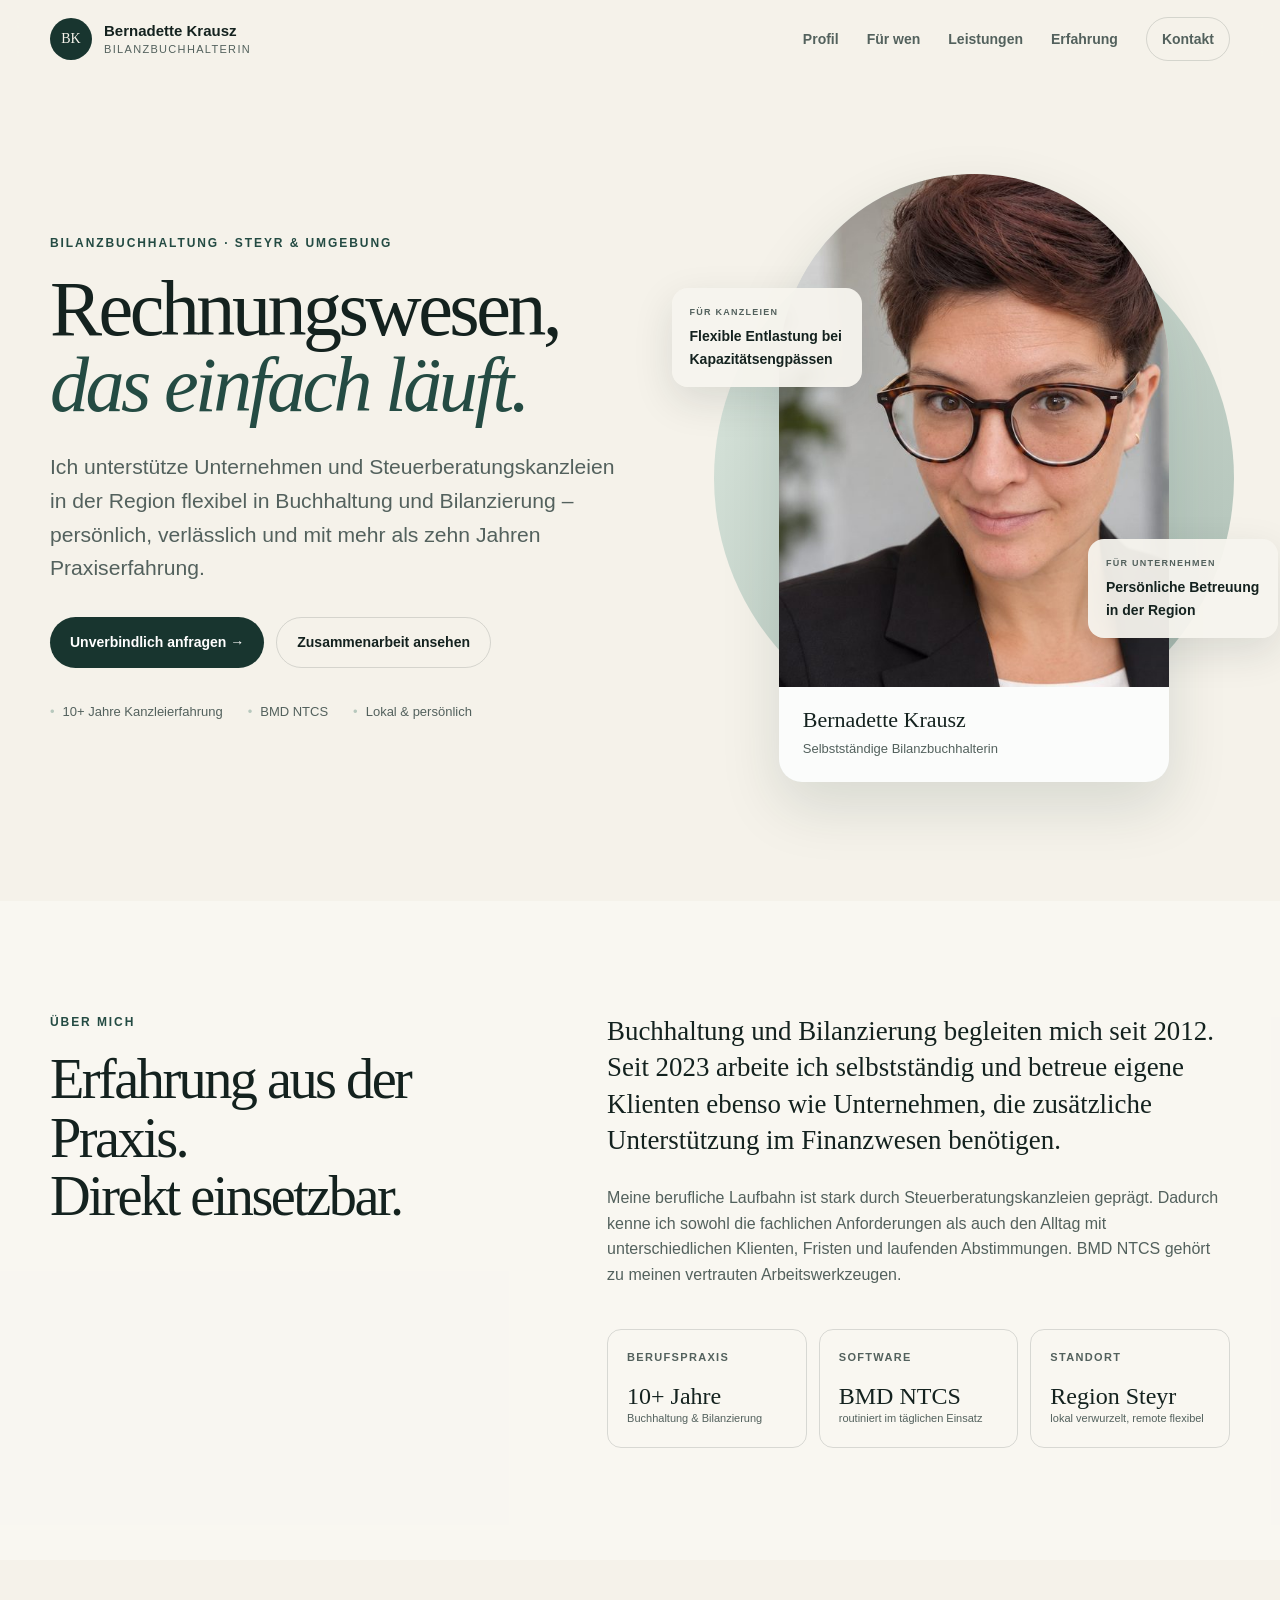
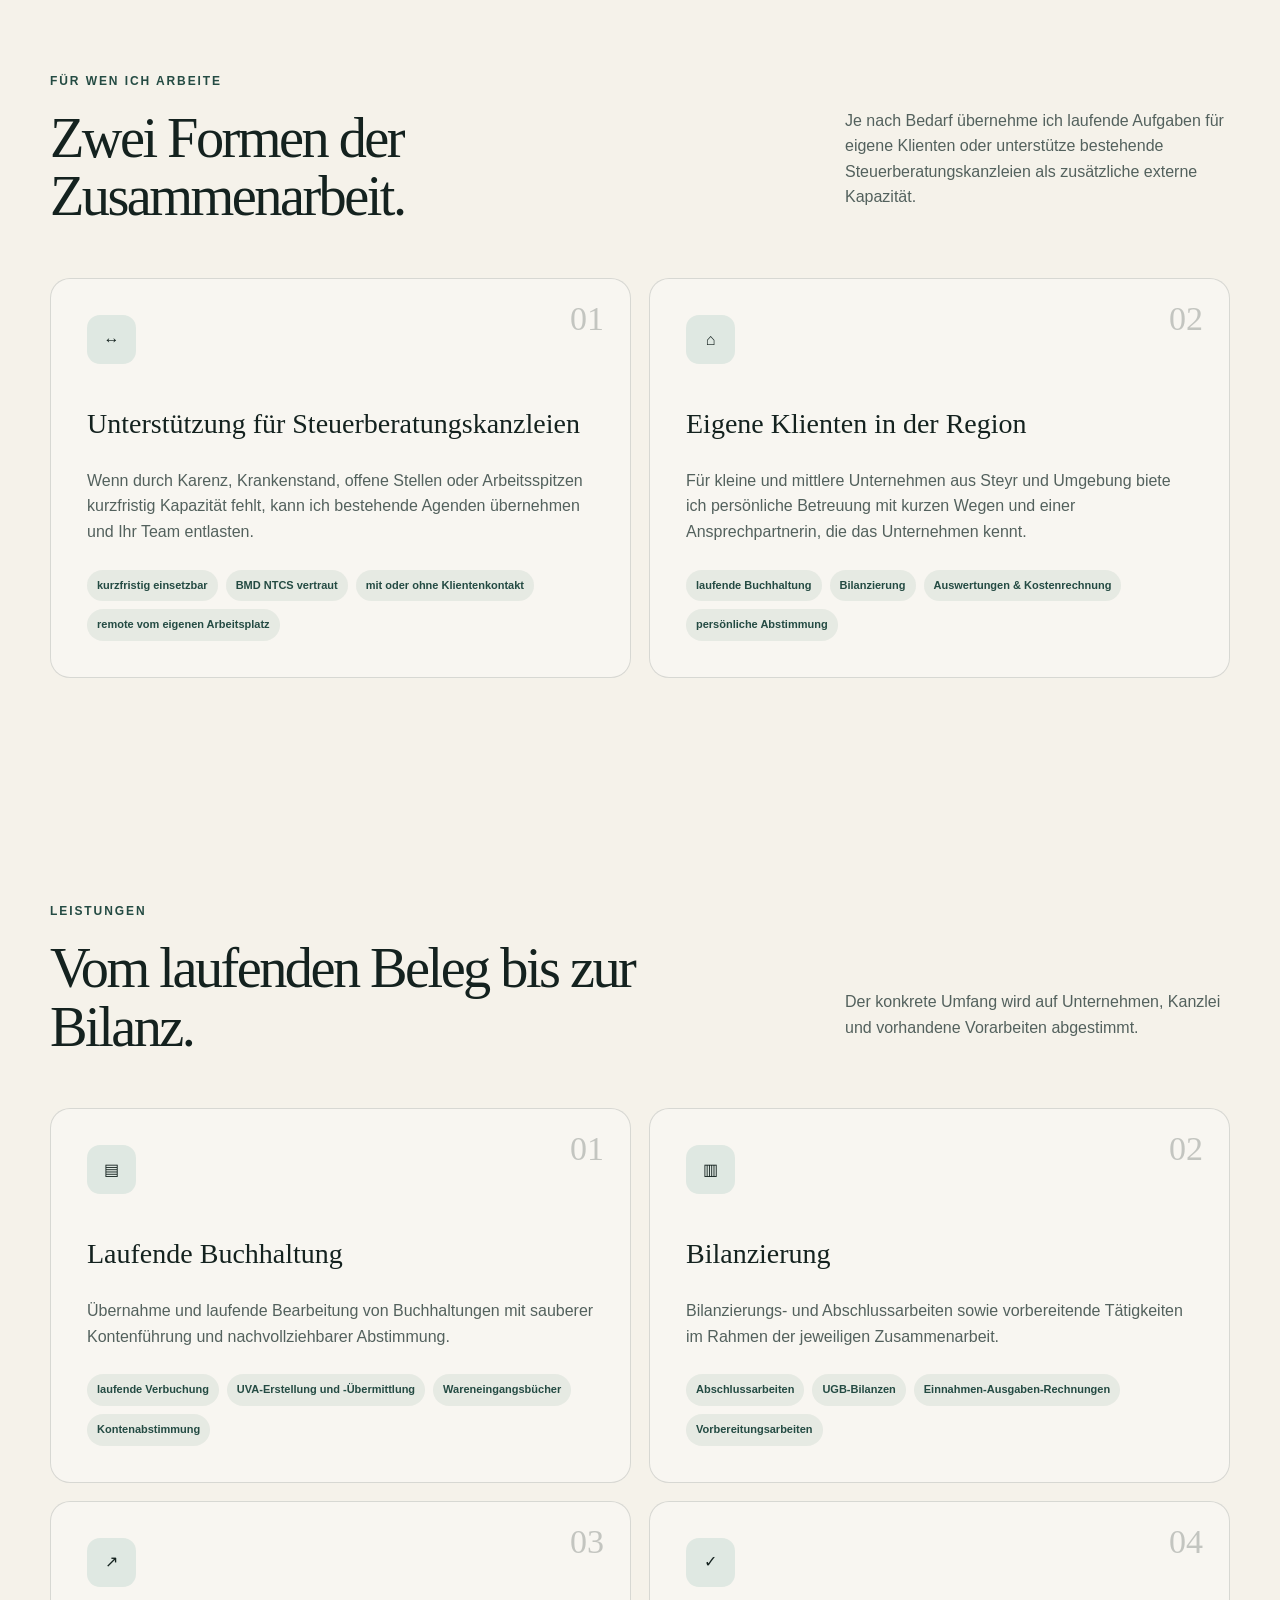
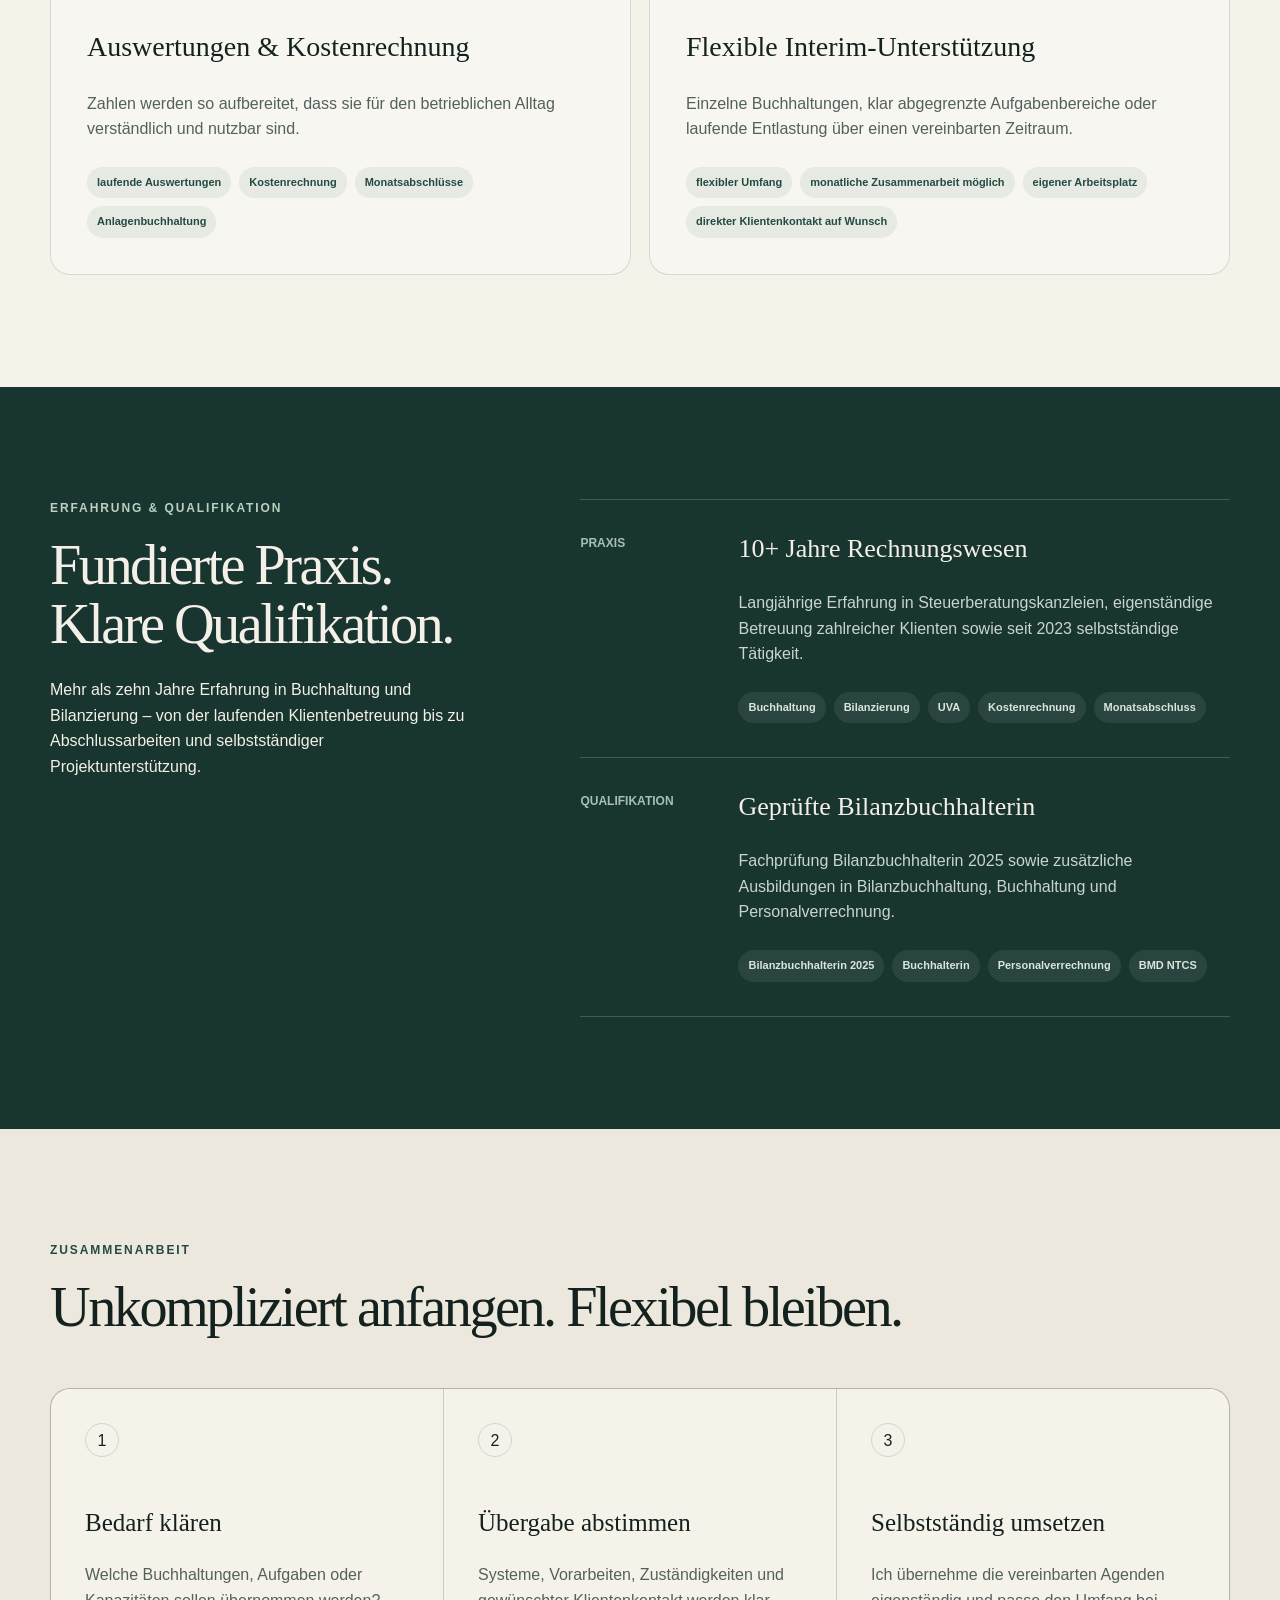
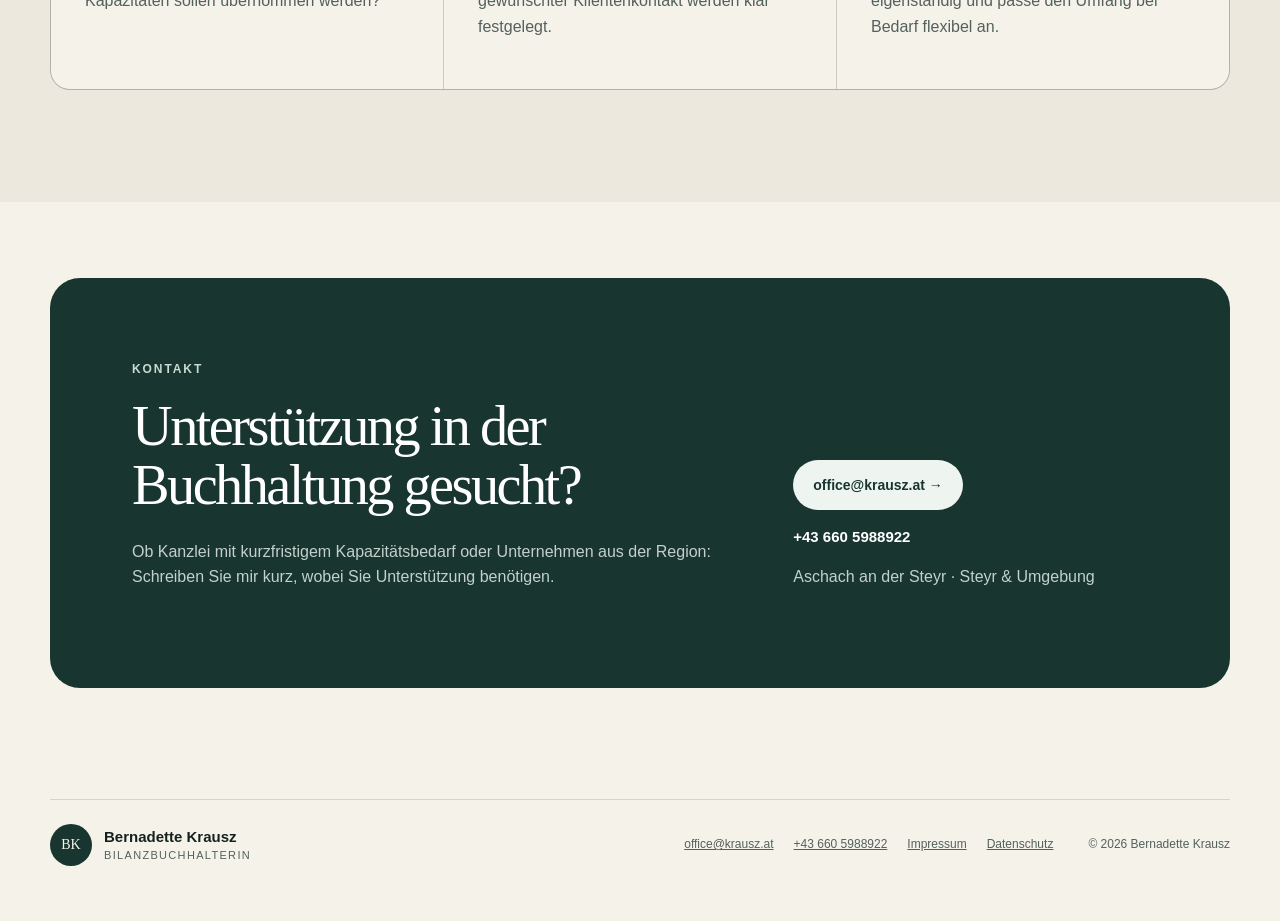
<file: index.html>
<!doctype html>
<html lang="de">
<head>
  <meta charset="utf-8">
  <meta name="viewport" content="width=device-width,initial-scale=1">
  <title>Bernadette Krausz | Bilanzbuchhalterin in der Region Steyr</title>
  <meta name="description" content="Selbstständige Bilanzbuchhalterin in der Region Steyr: Buchhaltung, Bilanzierung und flexible Unterstützung für Unternehmen und Steuerberatungskanzleien.">
  <meta name="theme-color" content="#18352f">
  <link rel="icon" href="favicon.svg" type="image/svg+xml">
  <link rel="stylesheet" href="styles.css">
  <script src="script.js" defer></script>
</head>
<body>
<a class="skip-link" href="#main">Zum Inhalt springen</a>

<header class="site-header" id="top">
  <div class="shell nav-wrap">
    <a class="brand" href="#top">
      <span class="brand-mark">BK</span>
      <span class="brand-text"><strong>Bernadette Krausz</strong><small>Bilanzbuchhalterin</small></span>
    </a>
    <button class="menu-toggle" type="button" aria-expanded="false" aria-controls="main-nav">
      <span class="sr-only">Navigation öffnen</span><span></span><span></span>
    </button>
    <nav class="main-nav" id="main-nav">
      <a href="#profil">Profil</a>
      <a href="#fuer-wen">Für wen</a>
      <a href="#leistungen">Leistungen</a>
      <a href="#erfahrung">Erfahrung</a>
      <a class="nav-cta" href="#kontakt">Kontakt</a>
    </nav>
  </div>
</header>

<main id="main">
<section class="hero section">
  <div class="shell hero-grid">
    <div class="hero-copy reveal">
      <p class="eyebrow">Bilanzbuchhaltung · Steyr &amp; Umgebung</p>
      <h1>Rechnungswesen,<br><span>das einfach läuft.</span></h1>
      <p class="hero-lead">Ich unterstütze Unternehmen und Steuerberatungskanzleien in der Region flexibel in Buchhaltung und Bilanzierung – persönlich, verlässlich und mit mehr als zehn Jahren Praxiserfahrung.</p>
      <div class="hero-actions">
        <a class="button button-primary" href="mailto:office@krausz.at?subject=Anfrage%20über%20die%20Website">Unverbindlich anfragen →</a>
        <a class="button button-ghost" href="#fuer-wen">Zusammenarbeit ansehen</a>
      </div>
      <ul class="trust-list">
        <li>10+ Jahre Kanzleierfahrung</li>
        <li>BMD NTCS</li>
        <li>Lokal &amp; persönlich</li>
      </ul>
    </div>

    <div class="hero-visual reveal">
      <div class="portrait-card">
        <img class="portrait-image" src="portrait.jpg" alt="Portrait von Bernadette Krausz">
        <div class="portrait-caption">
          <p>Bernadette Krausz</p>
          <span>Selbstständige Bilanzbuchhalterin</span>
        </div>
      </div>
      <div class="floating-note note-one">
        <span class="note-kicker">Für Kanzleien</span>
        <strong>Flexible Entlastung bei Kapazitätsengpässen</strong>
      </div>
      <div class="floating-note note-two">
        <span class="note-kicker">Für Unternehmen</span>
        <strong>Persönliche Betreuung in der Region</strong>
      </div>
    </div>
  </div>
</section>

<section class="section profile-section" id="profil">
  <div class="shell two-column">
    <div class="section-heading reveal"><p class="eyebrow">Über mich</p><h2>Erfahrung aus der Praxis.<br>Direkt einsetzbar.</h2></div>
    <div class="profile-copy reveal">
      <p class="lead">Buchhaltung und Bilanzierung begleiten mich seit 2012. Seit 2023 arbeite ich selbstständig und betreue eigene Klienten ebenso wie Unternehmen, die zusätzliche Unterstützung im Finanzwesen benötigen.</p>
      <p>Meine berufliche Laufbahn ist stark durch Steuerberatungskanzleien geprägt. Dadurch kenne ich sowohl die fachlichen Anforderungen als auch den Alltag mit unterschiedlichen Klienten, Fristen und laufenden Abstimmungen. BMD NTCS gehört zu meinen vertrauten Arbeitswerkzeugen.</p>
      <div class="facts-grid">
        <div class="fact"><span>Berufspraxis</span><strong>10+ Jahre</strong><small>Buchhaltung &amp; Bilanzierung</small></div>
        <div class="fact"><span>Software</span><strong>BMD NTCS</strong><small>routiniert im täglichen Einsatz</small></div>
        <div class="fact"><span>Standort</span><strong>Region Steyr</strong><small>lokal verwurzelt, remote flexibel</small></div>
      </div>
    </div>
  </div>
</section>

<section class="section services-section" id="fuer-wen">
  <div class="shell">
    <div class="section-intro reveal">
      <div><p class="eyebrow">Für wen ich arbeite</p><h2>Zwei Formen der Zusammenarbeit.</h2></div>
      <p>Je nach Bedarf übernehme ich laufende Aufgaben für eigene Klienten oder unterstütze bestehende Steuerberatungskanzleien als zusätzliche externe Kapazität.</p>
    </div>
    <div class="services-grid">
      <article class="service-card reveal">
        <div class="service-number">01</div><div class="service-icon">↔</div>
        <h3>Unterstützung für Steuerberatungskanzleien</h3>
        <p>Wenn durch Karenz, Krankenstand, offene Stellen oder Arbeitsspitzen kurzfristig Kapazität fehlt, kann ich bestehende Agenden übernehmen und Ihr Team entlasten.</p>
        <ul><li>kurzfristig einsetzbar</li><li>BMD NTCS vertraut</li><li>mit oder ohne Klientenkontakt</li><li>remote vom eigenen Arbeitsplatz</li></ul>
      </article>
      <article class="service-card reveal">
        <div class="service-number">02</div><div class="service-icon">⌂</div>
        <h3>Eigene Klienten in der Region</h3>
        <p>Für kleine und mittlere Unternehmen aus Steyr und Umgebung biete ich persönliche Betreuung mit kurzen Wegen und einer Ansprechpartnerin, die das Unternehmen kennt.</p>
        <ul><li>laufende Buchhaltung</li><li>Bilanzierung</li><li>Auswertungen &amp; Kostenrechnung</li><li>persönliche Abstimmung</li></ul>
      </article>
    </div>
  </div>
</section>

<section class="section services-section" id="leistungen">
  <div class="shell">
    <div class="section-intro reveal">
      <div><p class="eyebrow">Leistungen</p><h2>Vom laufenden Beleg bis zur Bilanz.</h2></div>
      <p>Der konkrete Umfang wird auf Unternehmen, Kanzlei und vorhandene Vorarbeiten abgestimmt.</p>
    </div>
    <div class="services-grid">
      <article class="service-card reveal"><div class="service-number">01</div><div class="service-icon">▤</div><h3>Laufende Buchhaltung</h3><p>Übernahme und laufende Bearbeitung von Buchhaltungen mit sauberer Kontenführung und nachvollziehbarer Abstimmung.</p><ul><li>laufende Verbuchung</li><li>UVA-Erstellung und -Übermittlung</li><li>Wareneingangsbücher</li><li>Kontenabstimmung</li></ul></article>
      <article class="service-card reveal"><div class="service-number">02</div><div class="service-icon">▥</div><h3>Bilanzierung</h3><p>Bilanzierungs- und Abschlussarbeiten sowie vorbereitende Tätigkeiten im Rahmen der jeweiligen Zusammenarbeit.</p><ul><li>Abschlussarbeiten</li><li>UGB-Bilanzen</li><li>Einnahmen-Ausgaben-Rechnungen</li><li>Vorbereitungsarbeiten</li></ul></article>
      <article class="service-card reveal"><div class="service-number">03</div><div class="service-icon">↗</div><h3>Auswertungen &amp; Kostenrechnung</h3><p>Zahlen werden so aufbereitet, dass sie für den betrieblichen Alltag verständlich und nutzbar sind.</p><ul><li>laufende Auswertungen</li><li>Kostenrechnung</li><li>Monatsabschlüsse</li><li>Anlagenbuchhaltung</li></ul></article>
      <article class="service-card reveal"><div class="service-number">04</div><div class="service-icon">✓</div><h3>Flexible Interim-Unterstützung</h3><p>Einzelne Buchhaltungen, klar abgegrenzte Aufgabenbereiche oder laufende Entlastung über einen vereinbarten Zeitraum.</p><ul><li>flexibler Umfang</li><li>monatliche Zusammenarbeit möglich</li><li>eigener Arbeitsplatz</li><li>direkter Klientenkontakt auf Wunsch</li></ul></article>
    </div>
  </div>
</section>

<section class="section experience-section" id="erfahrung">
  <div class="shell experience-grid">
    <div class="section-heading reveal">
      <p class="eyebrow">Erfahrung &amp; Qualifikation</p>
      <h2>Fundierte Praxis. Klare Qualifikation.</h2>
      <p>Mehr als zehn Jahre Erfahrung in Buchhaltung und Bilanzierung – von der laufenden Klientenbetreuung bis zu Abschlussarbeiten und selbstständiger Projektunterstützung.</p>
    </div>

    <div class="timeline compact-experience">
      <article class="timeline-item reveal">
        <div class="timeline-meta">Praxis</div>
        <div class="timeline-body">
          <h3>10+ Jahre Rechnungswesen</h3>
          <p>Langjährige Erfahrung in Steuerberatungskanzleien, eigenständige Betreuung zahlreicher Klienten sowie seit 2023 selbstständige Tätigkeit.</p>
          <div class="tag-row"><span>Buchhaltung</span><span>Bilanzierung</span><span>UVA</span><span>Kostenrechnung</span><span>Monatsabschluss</span></div>
        </div>
      </article>

      <article class="timeline-item reveal">
        <div class="timeline-meta">Qualifikation</div>
        <div class="timeline-body">
          <h3>Geprüfte Bilanzbuchhalterin</h3>
          <p>Fachprüfung Bilanzbuchhalterin 2025 sowie zusätzliche Ausbildungen in Bilanzbuchhaltung, Buchhaltung und Personalverrechnung.</p>
          <div class="tag-row"><span>Bilanzbuchhalterin 2025</span><span>Buchhalterin</span><span>Personalverrechnung</span><span>BMD NTCS</span></div>
        </div>
      </article>
    </div>
  </div>
</section>

<section class="section process-section" id="zusammenarbeit">
  <div class="shell">
    <div class="section-intro compact reveal"><div><p class="eyebrow">Zusammenarbeit</p><h2>Unkompliziert anfangen. Flexibel bleiben.</h2></div></div>
    <div class="process-grid">
      <article class="process-step reveal"><span>1</span><h3>Bedarf klären</h3><p>Welche Buchhaltungen, Aufgaben oder Kapazitäten sollen übernommen werden?</p></article>
      <article class="process-step reveal"><span>2</span><h3>Übergabe abstimmen</h3><p>Systeme, Vorarbeiten, Zuständigkeiten und gewünschter Klientenkontakt werden klar festgelegt.</p></article>
      <article class="process-step reveal"><span>3</span><h3>Selbstständig umsetzen</h3><p>Ich übernehme die vereinbarten Agenden eigenständig und passe den Umfang bei Bedarf flexibel an.</p></article>
    </div>
  </div>
</section>

<section class="section contact-section" id="kontakt">
  <div class="shell">
    <div class="contact-card reveal">
      <div><p class="eyebrow light">Kontakt</p><h2>Unterstützung in der Buchhaltung gesucht?</h2><p>Ob Kanzlei mit kurzfristigem Kapazitätsbedarf oder Unternehmen aus der Region: Schreiben Sie mir kurz, wobei Sie Unterstützung benötigen.</p></div>
      <div class="contact-actions"><a class="button button-light" href="mailto:office@krausz.at?subject=Anfrage%20über%20die%20Website">office@krausz.at →</a><a class="contact-phone" href="tel:+436605988922">+43 660 5988922</a><p>Aschach an der Steyr · Steyr &amp; Umgebung</p></div>
    </div>
  </div>
</section>
</main>

<footer class="site-footer">
  <div class="shell footer-grid">
    <a class="brand footer-brand" href="#top"><span class="brand-mark">BK</span><span class="brand-text"><strong>Bernadette Krausz</strong><small>Bilanzbuchhalterin</small></span></a>
    <div class="footer-links"><a href="mailto:office@krausz.at">office@krausz.at</a><a href="tel:+436605988922">+43 660 5988922</a><a href="impressum.html">Impressum</a><a href="datenschutz.html">Datenschutz</a></div>
    <p class="copyright">© <span id="year"></span> Bernadette Krausz</p>
  </div>
</footer>
</body>
</html>
</file>
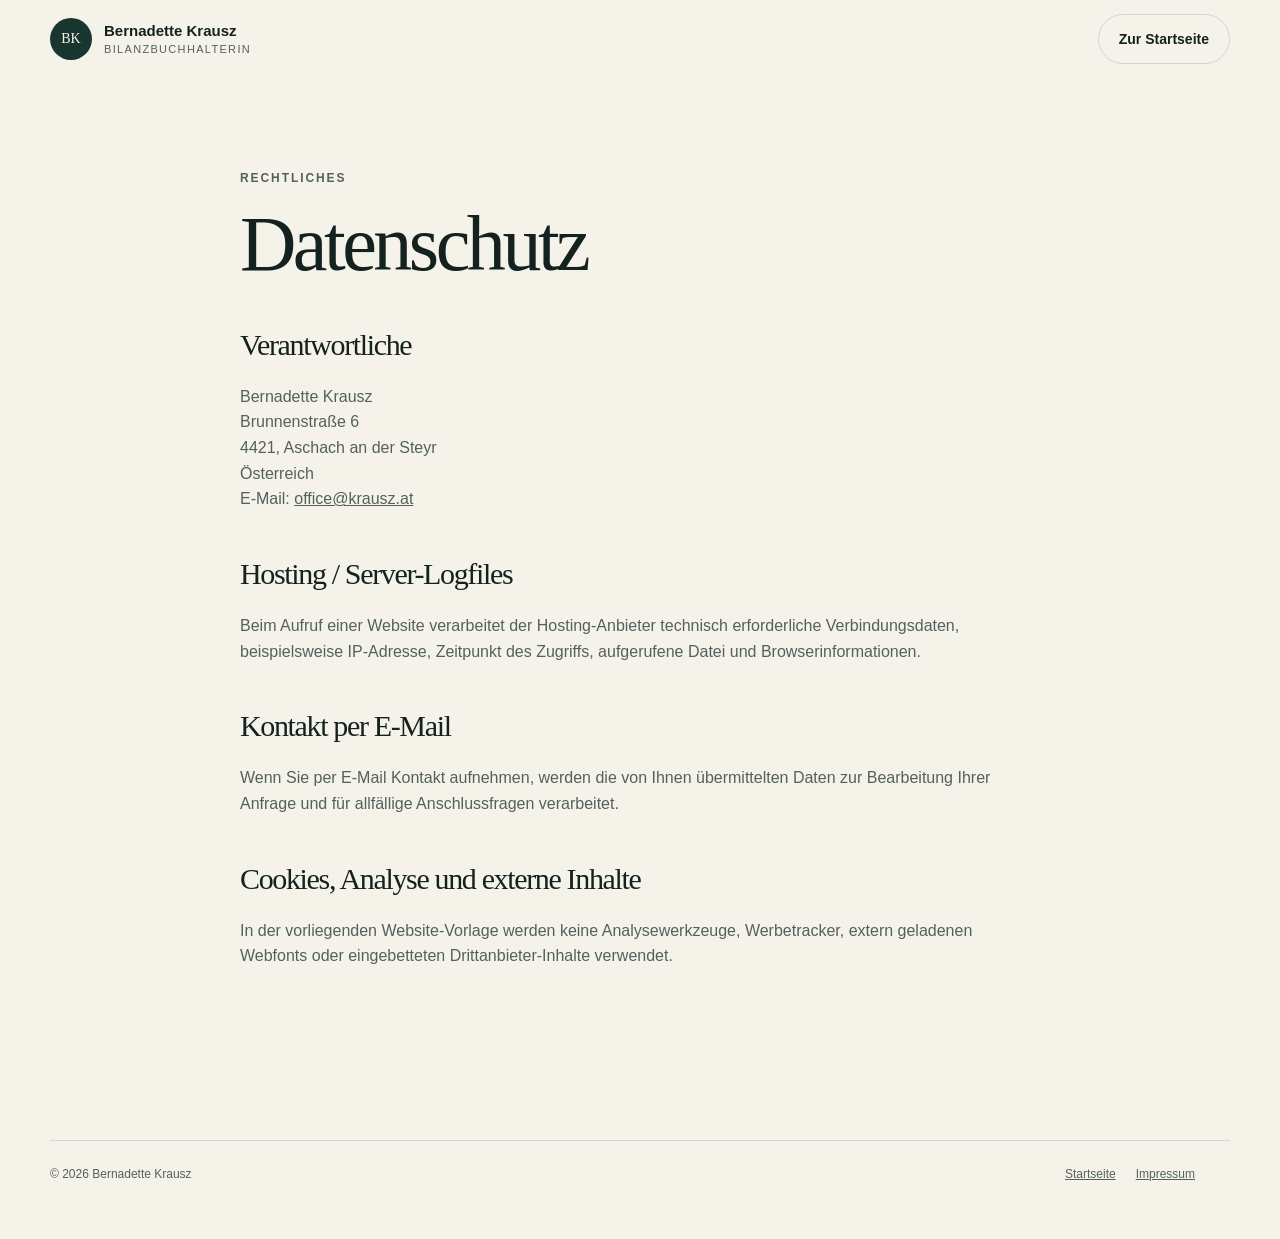
<file: datenschutz.html>
<!doctype html><html lang="de"><head><meta charset="utf-8"><meta name="viewport" content="width=device-width,initial-scale=1"><title>Datenschutz | Bernadette Krausz</title><meta name="robots" content="noindex"><link rel="icon" href="favicon.svg" type="image/svg+xml"><link rel="stylesheet" href="styles.css"><script src="script.js" defer></script></head><body><header class="site-header"><div class="shell nav-wrap"><a class="brand" href="index.html"><span class="brand-mark">BK</span><span class="brand-text"><strong>Bernadette Krausz</strong><small>Bilanzbuchhalterin</small></span></a><a class="button button-ghost" href="index.html">Zur Startseite</a></div></header><main class="legal-main"><div class="shell legal-wrap"><p class="eyebrow">Rechtliches</p><h1>Datenschutz</h1><h2>Verantwortliche</h2><p>Bernadette Krausz<br>Brunnenstraße 6<br>4421, Aschach an der Steyr<br>Österreich<br>E-Mail: <a href="mailto:office@krausz.at">office@krausz.at</a></p><h2>Hosting / Server-Logfiles</h2><p>Beim Aufruf einer Website verarbeitet der Hosting-Anbieter technisch erforderliche Verbindungsdaten, beispielsweise IP-Adresse, Zeitpunkt des Zugriffs, aufgerufene Datei und Browserinformationen. </p><h2>Kontakt per E-Mail</h2><p>Wenn Sie per E-Mail Kontakt aufnehmen, werden die von Ihnen übermittelten Daten zur Bearbeitung Ihrer Anfrage und für allfällige Anschlussfragen verarbeitet.</p><h2>Cookies, Analyse und externe Inhalte</h2><p>In der vorliegenden Website-Vorlage werden keine Analysewerkzeuge, Werbetracker, extern geladenen Webfonts oder eingebetteten Drittanbieter-Inhalte verwendet.</p></div></main><footer class="site-footer"><div class="shell footer-grid"><p class="copyright">© <span id="year"></span> Bernadette Krausz</p><div class="footer-links"><a href="index.html">Startseite</a><a href="impressum.html">Impressum</a></div></div></footer></body></html>
</file>
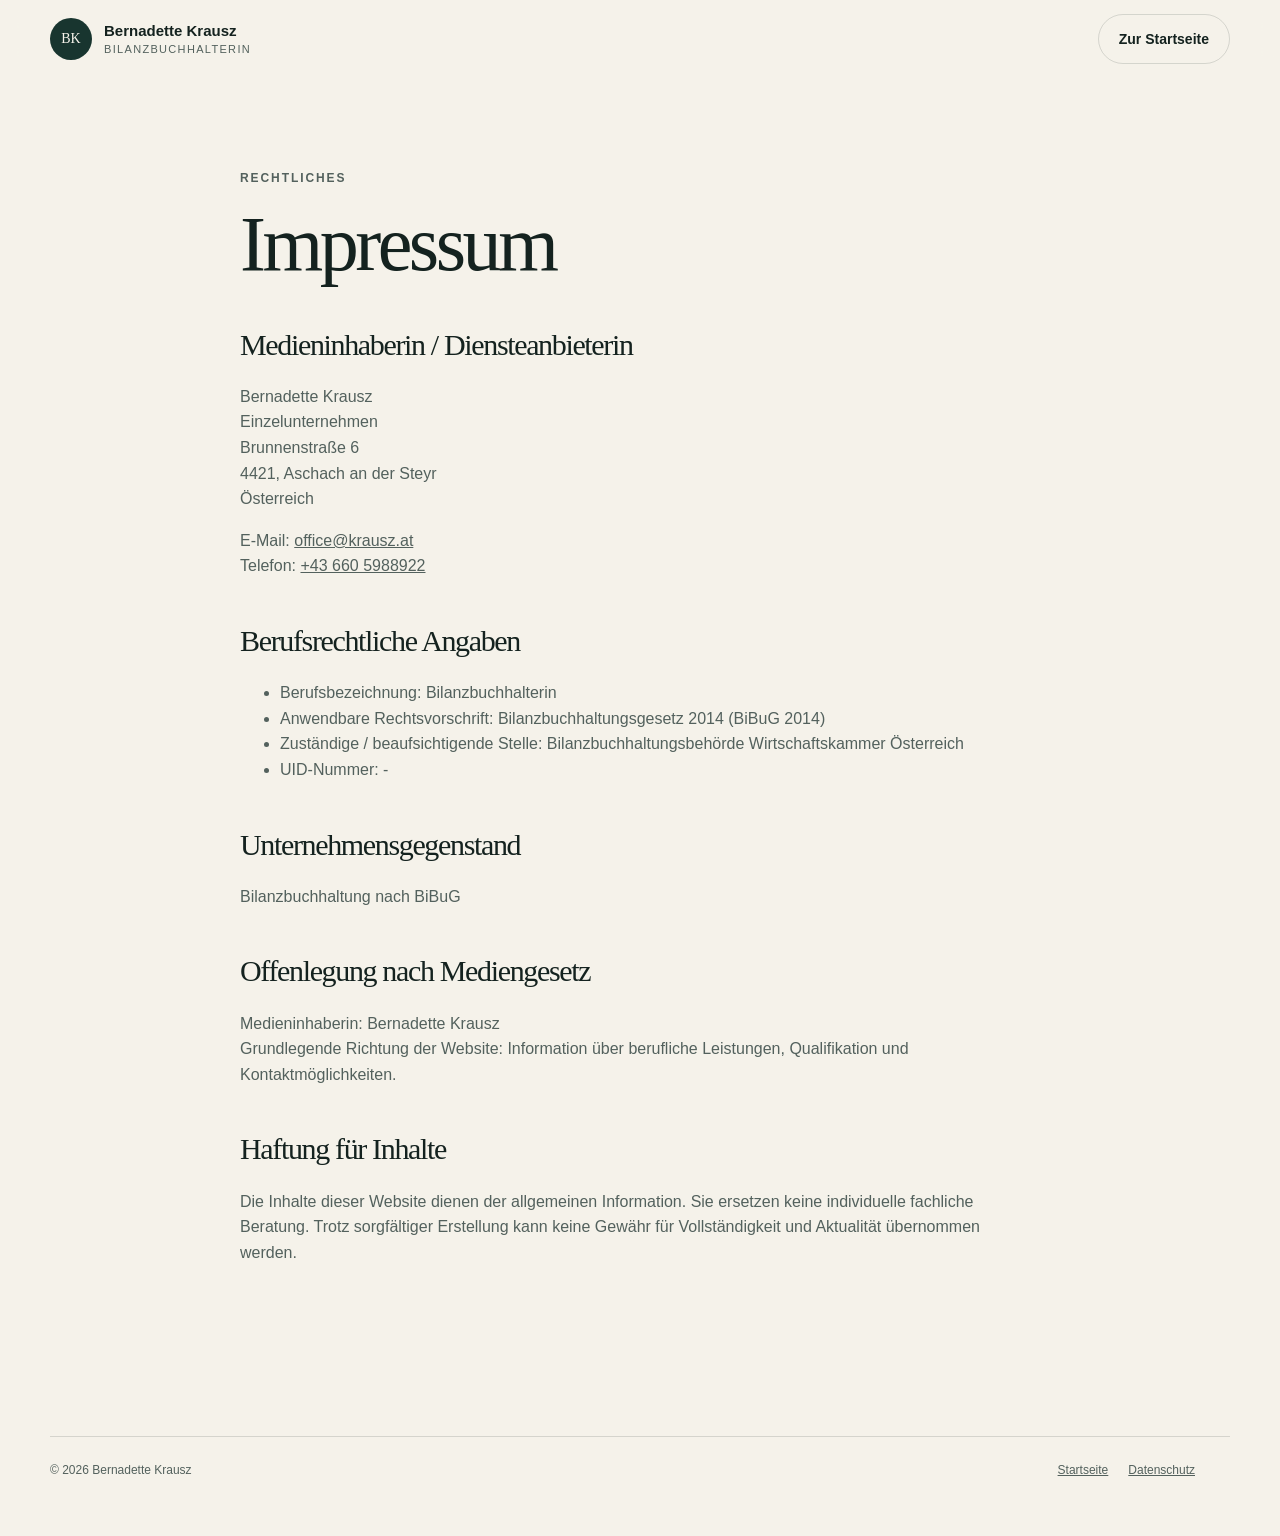
<file: impressum.html>
<!doctype html><html lang="de"><head><meta charset="utf-8"><meta name="viewport" content="width=device-width,initial-scale=1"><title>Impressum | Bernadette Krausz</title><meta name="robots" content="noindex"><link rel="icon" href="favicon.svg" type="image/svg+xml"><link rel="stylesheet" href="styles.css"><script src="script.js" defer></script></head><body><header class="site-header"><div class="shell nav-wrap"><a class="brand" href="index.html"><span class="brand-mark">BK</span><span class="brand-text"><strong>Bernadette Krausz</strong><small>Bilanzbuchhalterin</small></span></a><a class="button button-ghost" href="index.html">Zur Startseite</a></div></header><main class="legal-main"><div class="shell legal-wrap"><p class="eyebrow">Rechtliches</p><h1>Impressum</h1><h2>Medieninhaberin / Diensteanbieterin</h2><p>Bernadette Krausz<br>Einzelunternehmen<br>Brunnenstraße 6<br>4421, Aschach an der Steyr<br>Österreich</p><p>E-Mail: <a href="mailto:office@krausz.at">office@krausz.at</a><br>Telefon: <a href="tel:+436605988922">+43 660 5988922</a></p><h2>Berufsrechtliche Angaben</h2><ul class="legal-list"><li>Berufsbezeichnung: Bilanzbuchhalterin</li><li>Anwendbare Rechtsvorschrift: Bilanzbuchhaltungsgesetz 2014 (BiBuG 2014)</li><li>Zuständige / beaufsichtigende Stelle: Bilanzbuchhaltungsbehörde Wirtschaftskammer Österreich</li><li>UID-Nummer: -</li></ul><h2>Unternehmensgegenstand</h2><p>Bilanzbuchhaltung nach BiBuG</p><h2>Offenlegung nach Mediengesetz</h2><p>Medieninhaberin: Bernadette Krausz<br>Grundlegende Richtung der Website: Information über berufliche Leistungen, Qualifikation und Kontaktmöglichkeiten.</p><h2>Haftung für Inhalte</h2><p>Die Inhalte dieser Website dienen der allgemeinen Information. Sie ersetzen keine individuelle fachliche Beratung. Trotz sorgfältiger Erstellung kann keine Gewähr für Vollständigkeit und Aktualität übernommen werden.</p></div></main><footer class="site-footer"><div class="shell footer-grid"><p class="copyright">© <span id="year"></span> Bernadette Krausz</p><div class="footer-links"><a href="index.html">Startseite</a><a href="datenschutz.html">Datenschutz</a></div></div></footer></body></html>
</file>
<file: styles.css>
:root{--ink:#14221f;--soft:#53615d;--forest:#18352f;--forest2:#244b43;--sage:#b7c8bd;--paper:#f5f2ea;--paper2:#ece8de;--line:rgba(20,34,31,.14);--shell:min(1180px,calc(100% - 40px))}
*{box-sizing:border-box}html{scroll-behavior:smooth;scroll-padding-top:92px}body{margin:0;font-family:Inter,ui-sans-serif,-apple-system,BlinkMacSystemFont,"Segoe UI",sans-serif;color:var(--ink);background:var(--paper);line-height:1.6;-webkit-font-smoothing:antialiased}a{color:inherit}.shell{width:var(--shell);margin:auto}.section{padding:112px 0}.skip-link{position:fixed;top:12px;left:12px;transform:translateY(-180%);background:var(--ink);color:#fff;padding:10px 14px;border-radius:8px;z-index:1000}.skip-link:focus{transform:none}.sr-only{position:absolute;width:1px;height:1px;overflow:hidden;clip:rect(0,0,0,0);white-space:nowrap}
.site-header{position:sticky;top:0;z-index:100;background:rgba(245,242,234,.92);backdrop-filter:blur(14px);border-bottom:1px solid transparent}.site-header.scrolled{border-color:var(--line);box-shadow:0 8px 35px rgba(20,34,31,.06)}.nav-wrap{min-height:78px;display:flex;align-items:center;justify-content:space-between;gap:24px}.brand{display:inline-flex;align-items:center;gap:12px;text-decoration:none}.brand-mark{width:42px;height:42px;display:grid;place-items:center;background:var(--forest);color:var(--paper);border-radius:50%;font:14px Georgia,serif}.brand-text{display:grid;line-height:1.15}.brand-text strong{font-size:15px}.brand-text small{margin-top:4px;color:var(--soft);font-size:11px;text-transform:uppercase;letter-spacing:.12em}.main-nav{display:flex;align-items:center;gap:28px}.main-nav a{text-decoration:none;font-size:14px;font-weight:650;color:var(--soft)}.main-nav a:hover{color:var(--ink)}.main-nav .nav-cta{padding:10px 15px;border:1px solid var(--line);border-radius:999px}.menu-toggle{display:none;width:44px;height:44px;border:0;background:transparent}.menu-toggle>span:not(.sr-only){display:block;width:22px;height:1.5px;background:var(--ink);margin:6px auto}
.eyebrow{margin:0 0 18px;color:var(--forest2);font-size:12px;font-weight:800;letter-spacing:.16em;text-transform:uppercase}.eyebrow.light{color:#c9dbd0}h1,h2{font-family:Georgia,"Times New Roman",serif;font-weight:500;letter-spacing:-.045em}h1,h2,h3,p{margin-top:0}h1{margin-bottom:26px;font-size:clamp(50px,6.1vw,86px);line-height:.98}h1 span{color:var(--forest2);font-style:italic}h2{margin-bottom:24px;font-size:clamp(39px,4.4vw,62px);line-height:1.04}h3{font-size:20px;line-height:1.25}
.hero{padding-top:88px;min-height:calc(100vh - 78px);display:grid;align-items:center;overflow:hidden}.hero-grid{display:grid;grid-template-columns:1.06fr .94fr;gap:7vw;align-items:center}.hero-lead{max-width:640px;margin-bottom:32px;color:var(--soft);font-size:clamp(18px,1.65vw,22px)}.hero-actions{display:flex;flex-wrap:wrap;gap:12px;margin-bottom:34px}.button{min-height:50px;display:inline-flex;align-items:center;justify-content:center;gap:11px;padding:13px 20px;border-radius:999px;text-decoration:none;font-size:14px;font-weight:750;transition:.2s}.button:hover{transform:translateY(-2px)}.button svg{width:17px;height:17px;fill:none;stroke:currentColor;stroke-width:1.8}.button-primary{color:#fff;background:var(--forest)}.button-ghost{border:1px solid var(--line)}.button-light{color:var(--forest);background:#eef4ef}.trust-list{display:flex;flex-wrap:wrap;gap:12px 25px;padding:0;margin:0;list-style:none;color:var(--soft);font-size:13px}.trust-list li:before{content:"•";margin-right:8px;color:var(--sage)}
.hero-visual{position:relative;min-height:590px;display:grid;place-items:center}.hero-visual:before{content:"";position:absolute;width:520px;height:520px;border-radius:50%;background:linear-gradient(135deg,#dce8df,#aebfb5)}.portrait-card{position:relative;width:min(390px,78%);z-index:2;border-radius:220px 220px 26px 26px;overflow:hidden;box-shadow:0 24px 60px rgba(19,44,38,.13);background:#d7dfda}.portrait-placeholder{aspect-ratio:.76;display:grid;place-content:center;text-align:center;background:#cbd8d0;color:rgba(24,53,47,.7)}.portrait-placeholder span{display:block;margin-bottom:14px;font:500 74px/1 Georgia,serif}.portrait-placeholder small{font-size:11px;text-transform:uppercase;letter-spacing:.15em}.portrait-caption{padding:20px 24px 22px;background:rgba(255,255,255,.9)}.portrait-caption p{margin-bottom:2px;font:22px Georgia,serif}.portrait-caption span{color:var(--soft);font-size:13px}.floating-note{position:absolute;z-index:3;width:190px;padding:17px 18px;background:rgba(247,245,239,.94);border-radius:16px;box-shadow:0 14px 40px rgba(26,45,40,.12)}.floating-note strong{display:block;font-size:14px}.note-kicker{display:block;margin-bottom:6px;color:var(--soft);font-size:9px;font-weight:800;text-transform:uppercase;letter-spacing:.14em}.note-one{left:-10px;top:120px}.note-two{right:-12px;bottom:90px}
.profile-section{background:rgba(255,255,255,.34)}.two-column{display:grid;grid-template-columns:.83fr 1.17fr;gap:9vw;align-items:start}.profile-copy .lead{font:clamp(23px,2.1vw,31px)/1.35 Georgia,serif}.profile-copy>p:not(.lead){color:var(--soft)}.facts-grid{display:grid;grid-template-columns:repeat(3,1fr);gap:12px;margin-top:42px}.fact{padding:19px;border:1px solid var(--line);border-radius:14px}.fact span,.fact small{display:block;color:var(--soft);font-size:11px}.fact span{margin-bottom:16px;text-transform:uppercase;letter-spacing:.12em;font-weight:800}.fact strong{display:block;font:24px Georgia,serif}
.section-intro{display:grid;grid-template-columns:1.3fr .7fr;gap:80px;align-items:end;margin-bottom:52px}.section-intro>p{color:var(--soft)}.section-intro h2{margin-bottom:0}.services-grid{display:grid;grid-template-columns:repeat(2,1fr);gap:18px}.service-card{position:relative;padding:36px;border:1px solid var(--line);border-radius:20px;background:rgba(255,255,255,.34)}.service-number{position:absolute;right:26px;top:21px;color:rgba(20,34,31,.23);font:34px Georgia,serif}.service-icon{width:49px;height:49px;display:grid;place-items:center;margin-bottom:44px;border-radius:13px;background:#dfe8e2}.service-icon svg{width:25px;height:25px;fill:none;stroke:var(--forest);stroke-width:1.4}.service-card h3{font:28px Georgia,serif}.service-card p{color:var(--soft)}.service-card ul,.tag-row{display:flex;flex-wrap:wrap;gap:8px;padding:0;margin:25px 0 0;list-style:none}.service-card li,.tag-row span{padding:7px 10px;border-radius:999px;background:rgba(183,200,189,.28);color:var(--forest2);font-size:11px;font-weight:750}
.experience-section{color:#f4f0e8;background:var(--forest)}.experience-section .eyebrow{color:#bcd0c2}.experience-grid{display:grid;grid-template-columns:.78fr 1.22fr;gap:9vw;align-items:start}.sticky-heading{position:sticky;top:125px}.timeline{border-top:1px solid rgba(255,255,255,.18)}.timeline-item{display:grid;grid-template-columns:130px 1fr;gap:28px;padding:34px 0;border-bottom:1px solid rgba(255,255,255,.18)}.timeline-meta{color:#a9beb5;font-size:12px;font-weight:750;text-transform:uppercase}.timeline-body h3{font:26px Georgia,serif}.timeline-body p{color:#cad4d0}.experience-section .tag-row span{color:#d8e6dd;background:rgba(255,255,255,.08)}
.process-section{background:var(--paper2)}.section-intro.compact{grid-template-columns:1fr}.process-grid{display:grid;grid-template-columns:repeat(3,1fr);gap:1px;background:var(--line);border:1px solid var(--line);border-radius:20px;overflow:hidden}.process-step{padding:34px;background:var(--paper)}.process-step>span{display:grid;place-items:center;width:34px;height:34px;margin-bottom:52px;border:1px solid var(--line);border-radius:50%}.process-step h3{font:25px Georgia,serif}.process-step p{color:var(--soft)}
.contact-section{padding:76px 0}.contact-card{display:grid;grid-template-columns:1.25fr .75fr;gap:70px;align-items:end;padding:clamp(40px,7vw,82px);border-radius:30px;color:#fff;background:var(--forest)}.contact-card>div:first-child>p:last-child,.contact-actions p{color:#c4d0cb}.contact-actions{display:grid;justify-items:start;gap:15px}.site-footer{padding:35px 0 55px}.footer-grid{display:grid;grid-template-columns:1fr auto auto;gap:35px;align-items:center;padding-top:24px;border-top:1px solid var(--line)}.footer-links{display:flex;gap:20px}.footer-links a,.copyright{color:var(--soft);font-size:12px}.copyright{margin:0}
.legal-main{min-height:70vh;padding:90px 0 120px}.legal-wrap{max-width:800px}.legal-wrap h2{margin-top:46px;font-size:30px}.legal-wrap p,.legal-wrap li{color:var(--soft)}.legal-note{margin:30px 0;padding:18px 20px;border:1px solid #c9b982;border-radius:12px;background:#fff8df;color:#564a25!important}.reveal{opacity:0;transform:translateY(20px);transition:.65s}.reveal.visible{opacity:1;transform:none}
@media(max-width:900px){:root{--shell:min(100% - 30px,760px)}.section{padding:88px 0}.menu-toggle{display:block}.main-nav{position:absolute;top:69px;left:15px;right:15px;display:grid;gap:0;padding:10px;border:1px solid var(--line);border-radius:16px;background:#f7f4ed;box-shadow:0 24px 60px rgba(19,44,38,.13);opacity:0;visibility:hidden}.main-nav.open{opacity:1;visibility:visible}.main-nav a,.main-nav .nav-cta{padding:13px 12px;border:0}.hero-grid,.two-column,.experience-grid,.contact-card{grid-template-columns:1fr}.hero{min-height:auto}.hero-visual{min-height:520px}.section-intro{grid-template-columns:1fr;gap:18px}.services-grid{grid-template-columns:1fr}.sticky-heading{position:static}.footer-grid{grid-template-columns:1fr}}
@media(max-width:650px){:root{--shell:min(100% - 24px,570px)}.section{padding:72px 0}h1{font-size:clamp(44px,14vw,64px)}.hero-actions{display:grid}.button{width:100%}.facts-grid,.process-grid{grid-template-columns:1fr}.hero-visual{min-height:455px}.hero-visual:before{width:390px;height:390px}.floating-note{width:155px}.timeline-item{grid-template-columns:1fr;gap:10px}.contact-card{padding:34px 24px}.footer-links{flex-wrap:wrap}}
@media(prefers-reduced-motion:reduce){html{scroll-behavior:auto}.reveal{opacity:1;transform:none}}
.portrait-image{display:block;width:100%;aspect-ratio:.76;object-fit:cover;object-position:center 28%;}.contact-phone{color:#fff;text-decoration:none;font-weight:700;font-size:15px}.contact-phone:hover{text-decoration:underline}

/* Review hero: keep floating tiles, with more breathing room */
.hero-visual{
  position:relative;
  min-height:620px;
  display:grid;
  place-items:center;
  overflow:visible;
}

.portrait-card{
  width:min(390px,78%);
}

.note-one{
  left:-46px;
  top:120px;
}

.note-two{
  right:-48px;
  bottom:150px;
}

@media(max-width:900px){
  .hero-visual{
    min-height:590px;
  }

  .note-one{
    left:0;
    top:105px;
  }

  .note-two{
    right:0;
    bottom:155px;
  }
}

@media(max-width:650px){
  .hero-visual{
    min-height:auto;
    display:flex;
    flex-direction:column;
    align-items:center;
    gap:14px;
  }

  .portrait-card{
    width:min(320px,86%);
  }

  .floating-note{
    position:static;
    width:min(280px,90%);
  }
}


/* Mobile overflow fix */
html,
body{
  max-width:100%;
  overflow-x:clip;
}

.hero-grid,
.hero-copy,
.hero-visual{
  min-width:0;
}

.hero{
  overflow:hidden;
}

@media(max-width:650px){
  .shell{
    width:calc(100% - 32px);
    max-width:570px;
    margin-inline:auto;
  }

  h1{
    font-size:clamp(42px,12vw,56px);
    line-height:.98;
    letter-spacing:-.045em;
  }

  .hero-copy{
    width:100%;
    max-width:100%;
  }

  .hero-lead{
    max-width:100%;
    overflow-wrap:break-word;
  }

  .hero-actions,
  .button{
    max-width:100%;
  }

  .hero-visual{
    width:100%;
    max-width:100%;
    overflow:hidden;
  }

  .hero-visual:before{
    width:min(390px,110vw);
    height:min(390px,110vw);
  }

  .portrait-card{
    width:min(320px,86%);
    max-width:100%;
  }

  .floating-note{
    position:static;
    width:min(280px,90%);
    max-width:100%;
  }
}
</file>
